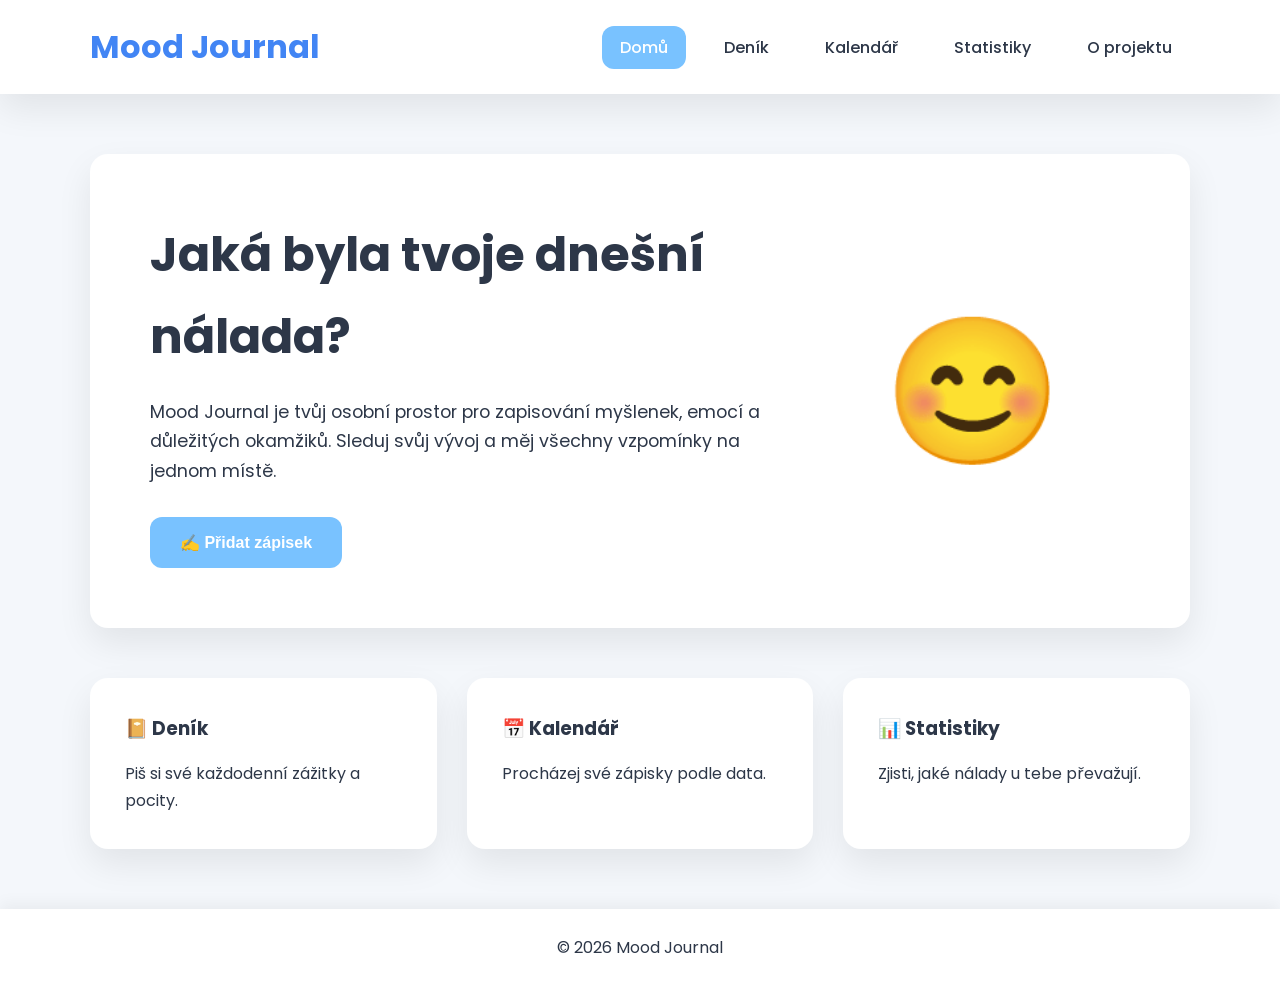
<file: public/index.html>
<!DOCTYPE html>
<html lang="cs">

<head>

    <meta charset="UTF-8">

    <meta name="viewport" content="width=device-width, initial-scale=1.0">

    <title>Mood Journal | Domů</title>

    <link rel="preconnect" href="https://fonts.googleapis.com">

    <link rel="preconnect" href="https://fonts.gstatic.com" crossorigin>

    <link href="https://fonts.googleapis.com/css2?family=Poppins:wght@300;400;500;600;700&display=swap" rel="stylesheet">

    <link id="theme-style" rel="stylesheet" href="css/style-light.css">

</head>

<body>

<header class="site-header">

<div class="container">

<h1>Mood Journal</h1>

<nav>

<ul class="nav-menu">

<li><a class="active" href="index.html">Domů</a></li>

<li><a href="journal.html">Deník</a></li>

<li><a href="calendar.html">Kalendář</a></li>

<li><a href="statistics.html">Statistiky</a></li>

<li><a href="about.html">O projektu</a></li>

</ul>

</nav>

</div>

</header>

<main class="container">

<section class="hero">

<div class="hero-text">

<h2>Jaká byla tvoje dnešní nálada?</h2>

<p>

Mood Journal je tvůj osobní prostor pro zapisování myšlenek,
emocí a důležitých okamžiků. Sleduj svůj vývoj a měj všechny
vzpomínky na jednom místě.

</p>

<a href="journal.html">

<button>✍️ Přidat zápisek</button>

</a>

</div>

<div class="hero-emoji">

😊

</div>

</section>

<section class="features">

<div class="card">

<h3>📔 Deník</h3>

<p>

Piš si své každodenní zážitky a pocity.

</p>

</div>

<div class="card">

<h3>📅 Kalendář</h3>

<p>

Procházej své zápisky podle data.

</p>

</div>

<div class="card">

<h3>📊 Statistiky</h3>

<p>

Zjisti, jaké nálady u tebe převažují.

</p>

</div>

</section>

</main>

<footer class="site-footer">

<div class="container">

<p>&copy; 2026 Mood Journal</p>

</div>

</footer>

<script type="module" src="js/app.js"></script>

</body>

</html>
</file>
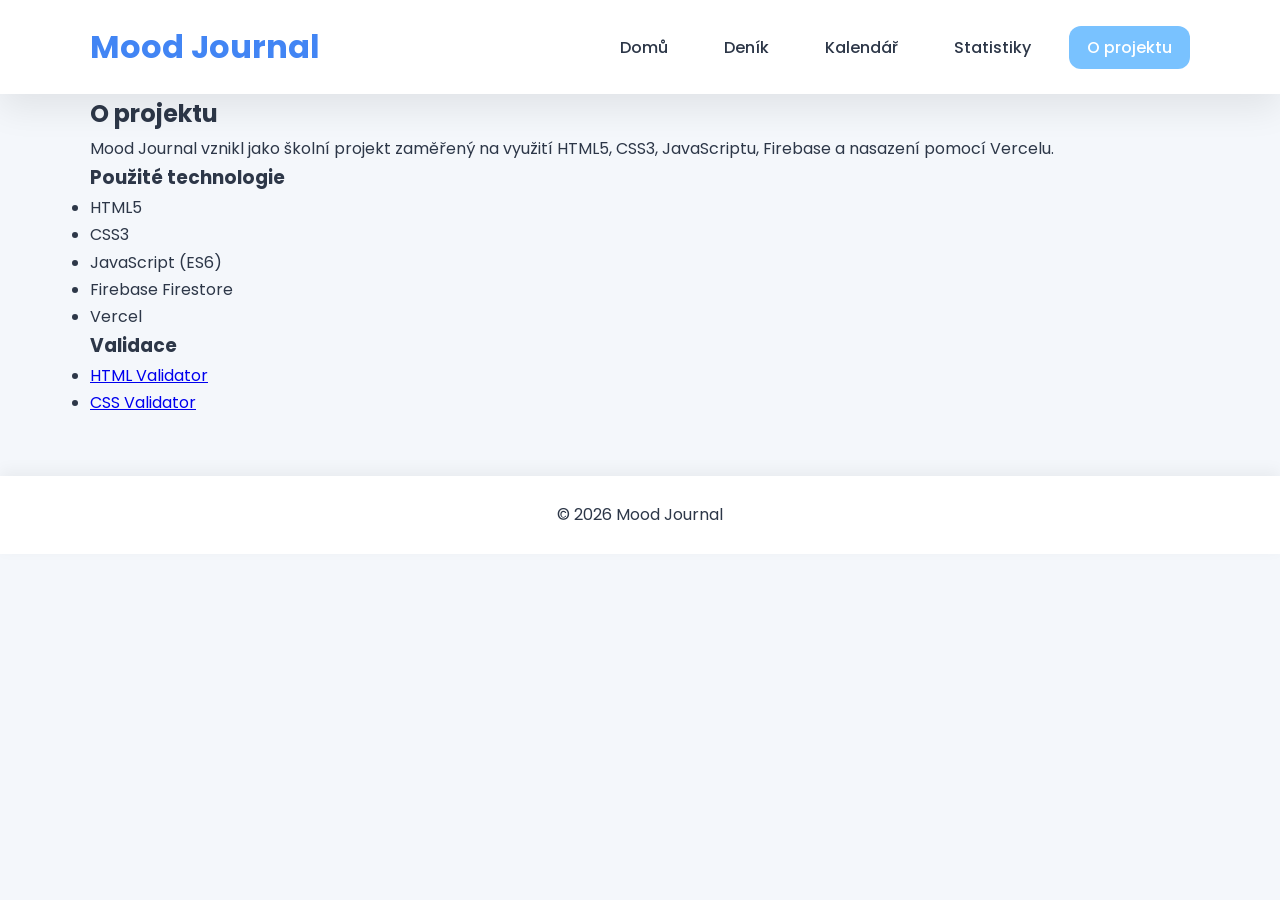
<file: public/about.html>
<!DOCTYPE html>
<html lang="cs">
<head>
    <meta charset="UTF-8">
    <meta name="viewport" content="width=device-width, initial-scale=1.0">
    <title>Mood Journal | O projektu</title>

    <link id="theme-style" rel="stylesheet" href="css/style-light.css">
    <link rel="preconnect" href="https://fonts.googleapis.com">
    <link rel="preconnect" href="https://fonts.gstatic.com" crossorigin>
    <link href="https://fonts.googleapis.com/css2?family=Poppins:wght@300;400;500;600;700&display=swap" rel="stylesheet">
</head>

<body>

    <header class="site-header">
        <div class="container">

            <h1>Mood Journal</h1>

            <nav>
                <ul class="nav-menu">
                    <li><a href="index.html">Domů</a></li>

                    <li><a href="journal.html">Deník</a></li>

                    <li><a href="calendar.html">Kalendář</a></li>

                    <li><a href="statistics.html">Statistiky</a></li>

                    <li><a class="active" href="about.html">O projektu</a></li>
                </ul>
            </nav>

        </div>
    </header>

    <main class="container">

        <section>
            <h2>O projektu</h2>

            <p>
                Mood Journal vznikl jako školní projekt zaměřený na využití HTML5,
                CSS3, JavaScriptu, Firebase a nasazení pomocí Vercelu.
            </p>

            <h3>Použité technologie</h3>

            <ul>
                <li>HTML5</li>
                <li>CSS3</li>
                <li>JavaScript (ES6)</li>
                <li>Firebase Firestore</li>
                <li>Vercel</li>
            </ul>

            <h3>Validace</h3>

            <ul>
                <li>
                    <a href="https://validator.w3.org/" target="_blank">
                        HTML Validator
                    </a>
                </li>

                <li>
                    <a href="https://jigsaw.w3.org/css-validator/" target="_blank">
                        CSS Validator
                    </a>
                </li>
            </ul>

        </section>

    </main>

    <footer class="site-footer">
        <div class="container">
            <p>&copy; 2026 Mood Journal</p>
        </div>
    </footer>

</body>
</html>
</file>
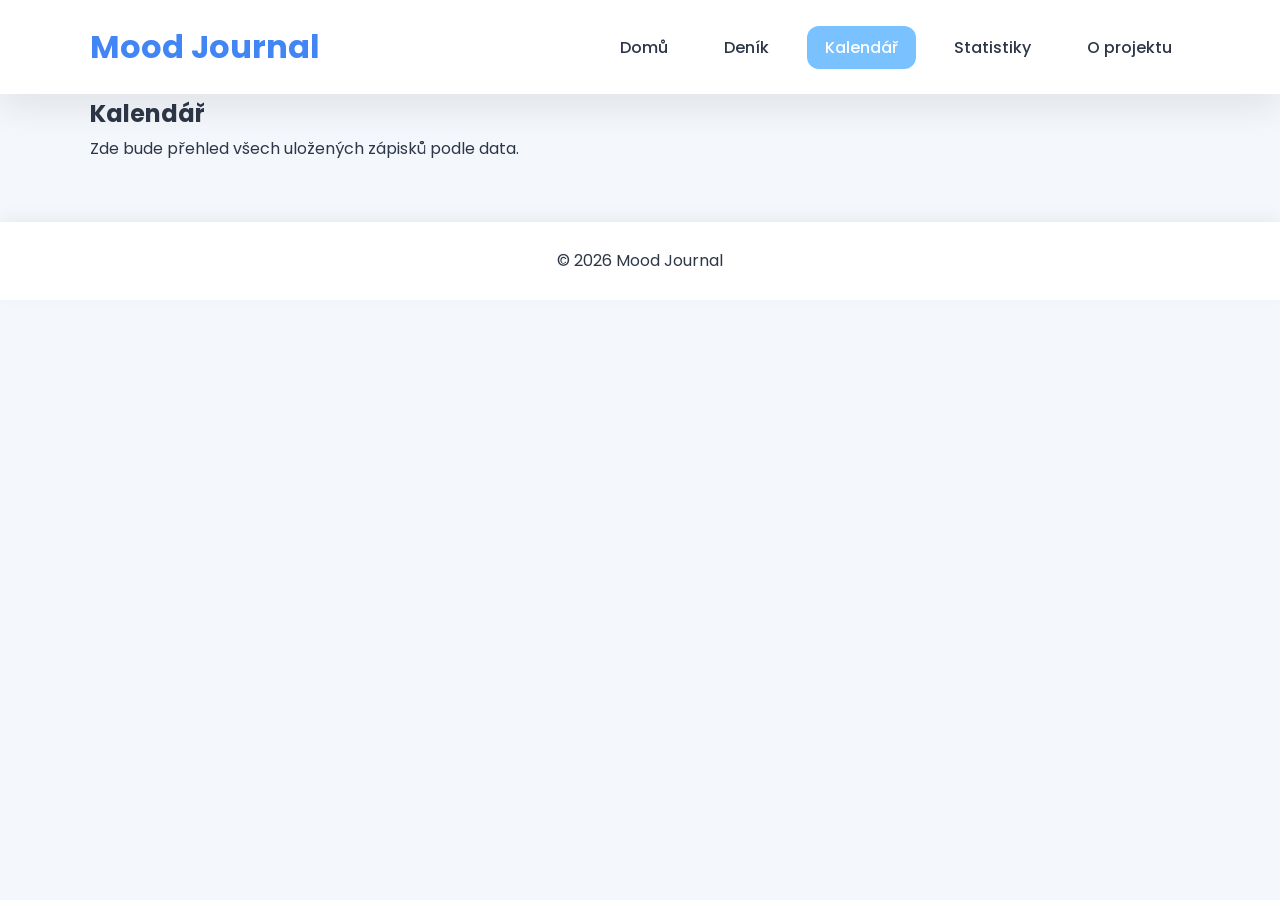
<file: public/calendar.html>
<!DOCTYPE html>
<html lang="cs">
<head>
    <meta charset="UTF-8">
    <meta name="viewport" content="width=device-width, initial-scale=1.0">
    <title>Mood Journal | Kalendář</title>

    <link id="theme-style" rel="stylesheet" href="css/style-light.css">
    <link rel="preconnect" href="https://fonts.googleapis.com">
    <link rel="preconnect" href="https://fonts.gstatic.com" crossorigin>
    <link href="https://fonts.googleapis.com/css2?family=Poppins:wght@300;400;500;600;700&display=swap" rel="stylesheet">
</head>

<body>

    <header class="site-header">
        <div class="container">

            <h1>Mood Journal</h1>

            <nav>
                <ul class="nav-menu">
                    <li><a href="index.html">Domů</a></li>

                    <li><a href="journal.html">Deník</a></li>

                    <li><a class="active" href="calendar.html">Kalendář</a></li>

                    <li><a href="statistics.html">Statistiky</a></li>

                    <li><a href="about.html">O projektu</a></li>
                </ul>
            </nav>

        </div>
    </header>

    <main class="container">

        <section>
            <h2>Kalendář</h2>

            <p>Zde bude přehled všech uložených zápisků podle data.</p>

        </section>

    </main>

    <footer class="site-footer">
        <div class="container">
            <p>&copy; 2026 Mood Journal</p>
        </div>
    </footer>

    <script type="module" src="js/calendar.js"></script>

</body>
</html>
</file>
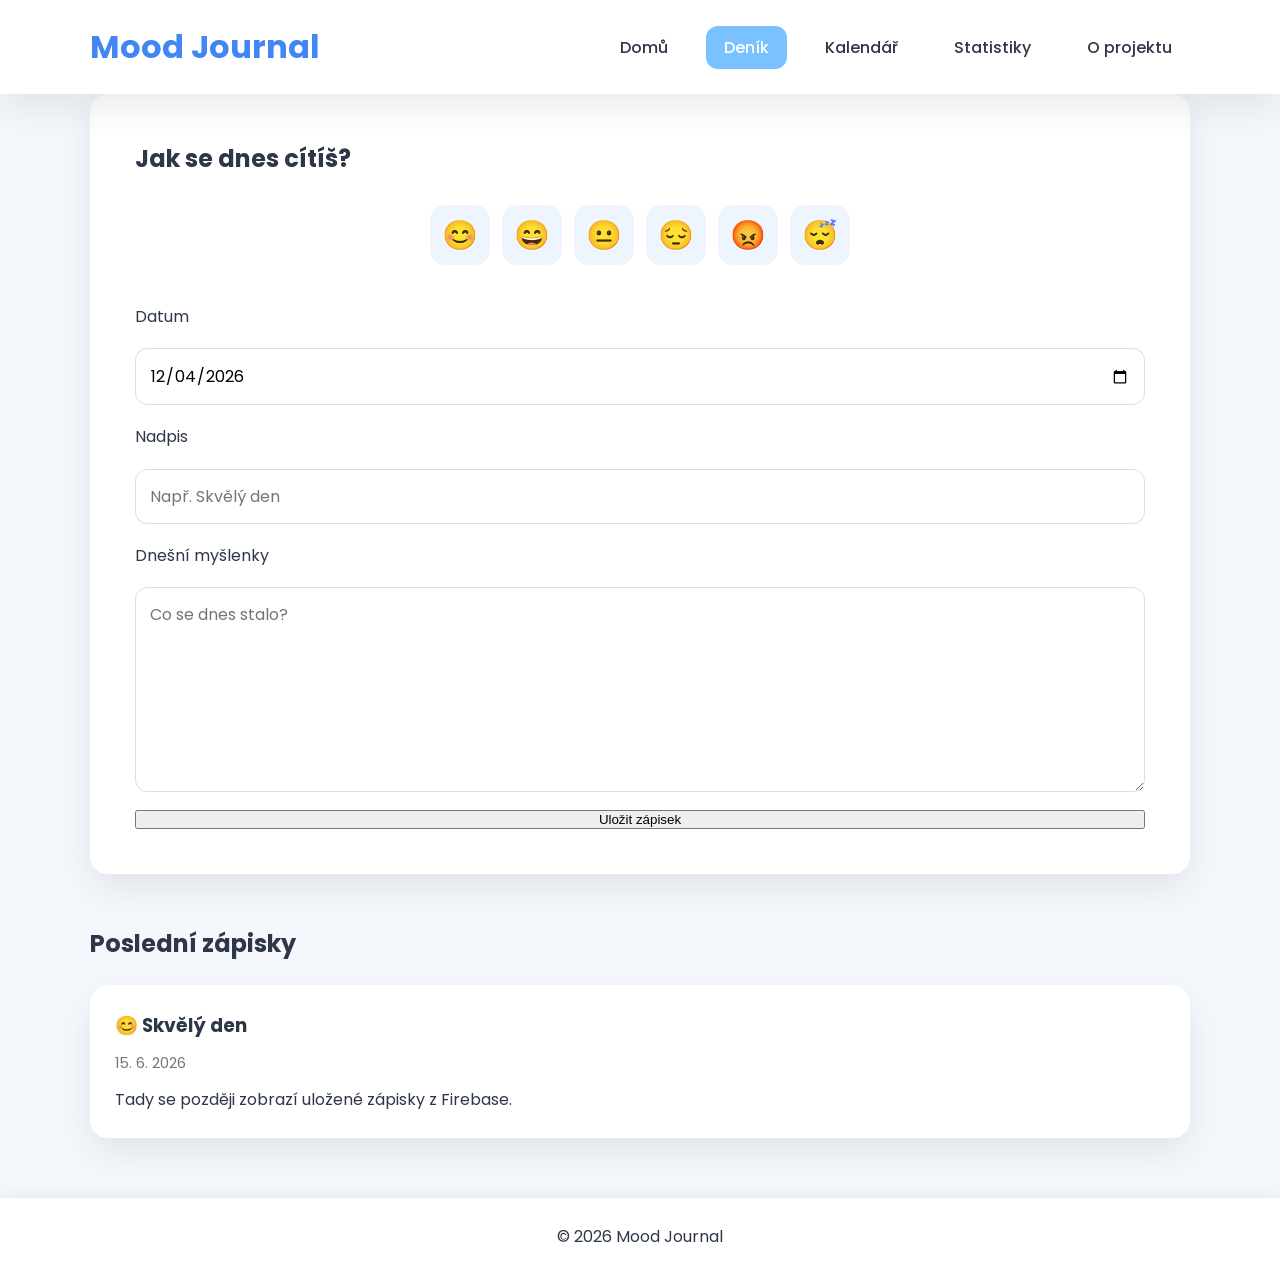
<file: public/journal.html>
<!DOCTYPE html>
<html lang="cs">

<head>
    <meta charset="UTF-8">
    <meta name="viewport" content="width=device-width, initial-scale=1.0">
    <title>Mood Journal | Deník</title>

    <link rel="preconnect" href="https://fonts.googleapis.com">
    <link rel="preconnect" href="https://fonts.gstatic.com" crossorigin>
    <link href="https://fonts.googleapis.com/css2?family=Poppins:wght@300;400;500;600;700&display=swap" rel="stylesheet">

    <link id="theme-style" rel="stylesheet" href="css/style-light.css">
</head>

<body>

<header class="site-header">

    <div class="container">

        <h1>Mood Journal</h1>

        <nav>
            <ul class="nav-menu">
                <li><a href="index.html">Domů</a></li>
                <li><a class="active" href="journal.html">Deník</a></li>
                <li><a href="calendar.html">Kalendář</a></li>
                <li><a href="statistics.html">Statistiky</a></li>
                <li><a href="about.html">O projektu</a></li>
            </ul>
        </nav>

    </div>

</header>

<main class="container">

<section class="journal-page">

<h2>Jak se dnes cítíš?</h2>

<form id="journalForm">

<div class="mood-selector">

<button type="button" class="mood-btn">😊</button>
<button type="button" class="mood-btn">😄</button>
<button type="button" class="mood-btn">😐</button>
<button type="button" class="mood-btn">😔</button>
<button type="button" class="mood-btn">😡</button>
<button type="button" class="mood-btn">😴</button>

</div>

<input type="hidden" id="selectedMood" required>

<label for="date">Datum</label>

<input
type="date"
id="date"
required>

<label for="title">Nadpis</label>

<input
type="text"
id="title"
placeholder="Např. Skvělý den"
required>

<label for="entry">

Dnešní myšlenky

</label>

<textarea
id="entry"
rows="7"
placeholder="Co se dnes stalo?"
required></textarea>

<button type="submit">

Uložit zápisek

</button>

</form>

</section>

<section class="entries">

<h2>Poslední zápisky</h2>

<div id="entriesContainer">

<div class="entry-card">

<h3>😊 Skvělý den</h3>

<p class="entry-date">

15. 6. 2026

</p>

<p>

Tady se později zobrazí uložené zápisky z Firebase.

</p>

</div>

</div>

</section>

</main>

<footer class="site-footer">

<div class="container">

<p>&copy; 2026 Mood Journal</p>

</div>

</footer>

<script type="module" src="js/journal.js"></script>

</body>

</html>
</file>
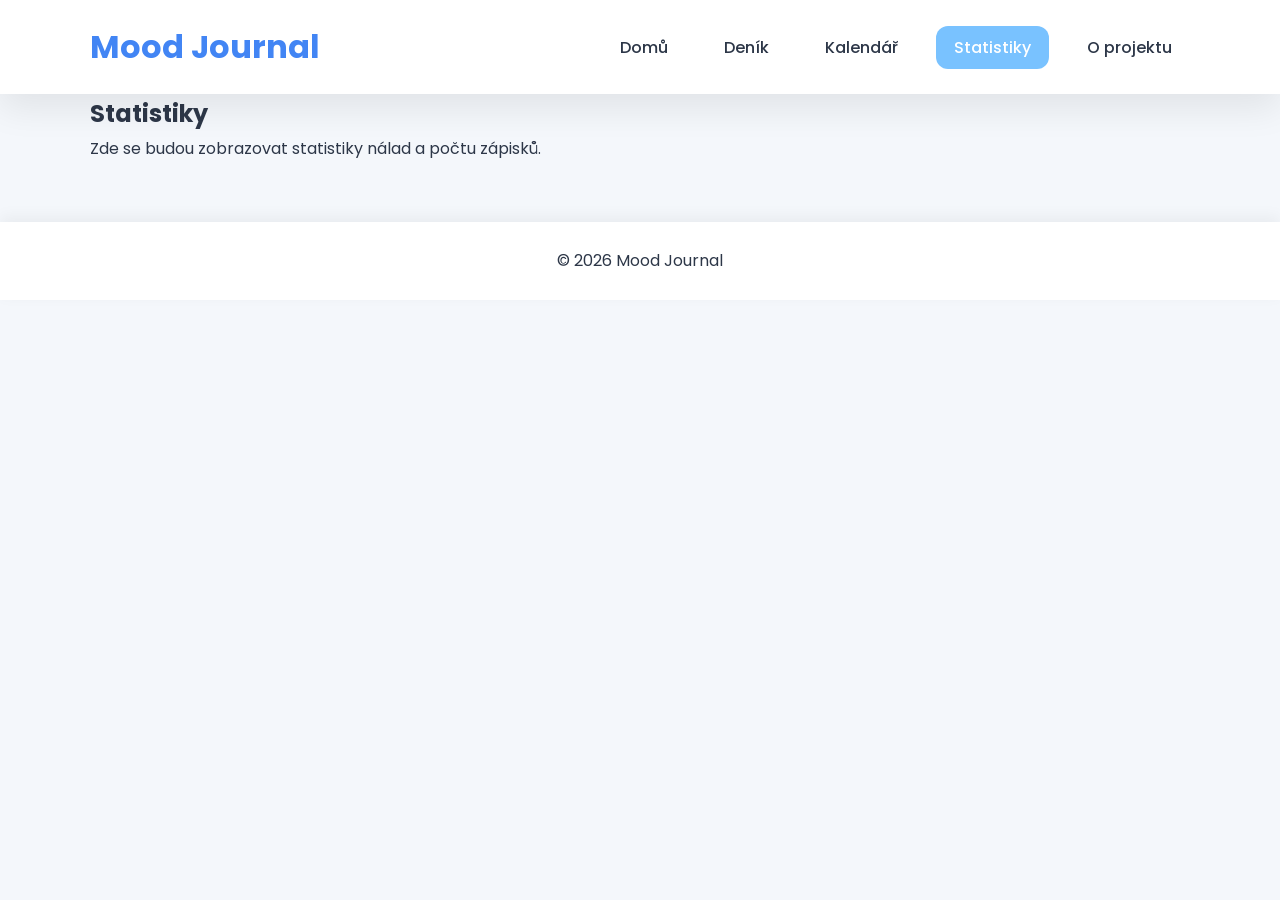
<file: public/statistics.html>
<!DOCTYPE html>
<html lang="cs">
<head>
    <meta charset="UTF-8">
    <meta name="viewport" content="width=device-width, initial-scale=1.0">
    <title>Mood Journal | Statistiky</title>

    <link id="theme-style" rel="stylesheet" href="css/style-light.css">
    <link rel="preconnect" href="https://fonts.googleapis.com">
    <link rel="preconnect" href="https://fonts.gstatic.com" crossorigin>
    <link href="https://fonts.googleapis.com/css2?family=Poppins:wght@300;400;500;600;700&display=swap" rel="stylesheet">
</head>

<body>

    <header class="site-header">
        <div class="container">

            <h1>Mood Journal</h1>

            <nav>
                <ul class="nav-menu">
                    <li><a href="index.html">Domů</a></li>

                    <li><a href="journal.html">Deník</a></li>

                    <li><a href="calendar.html">Kalendář</a></li>

                    <li><a class="active" href="statistics.html">Statistiky</a></li>

                    <li><a href="about.html">O projektu</a></li>
                </ul>
            </nav>

        </div>
    </header>

    <main class="container">

        <section>
            <h2>Statistiky</h2>

            <p>Zde se budou zobrazovat statistiky nálad a počtu zápisků.</p>

        </section>

    </main>

    <footer class="site-footer">
        <div class="container">
            <p>&copy; 2026 Mood Journal</p>
        </div>
    </footer>

    <script type="module" src="js/statistics.js"></script>

</body>
</html>
</file>
<file: public/css/style-light.css>
:root{

--background:#f4f7fb;
--surface:#ffffff;
--primary:#79c2ff;
--secondary:#d7f3ff;
--text:#2d3748;
--shadow:0 15px 35px rgba(0,0,0,.08);
--radius:18px;

}

*{

margin:0;
padding:0;
box-sizing:border-box;

}

body{

font-family:"Poppins",sans-serif;
background:var(--background);
color:var(--text);
line-height:1.7;

}

.container{

width:min(1100px,90%);
margin:auto;

}

.site-header{

background:white;
box-shadow:var(--shadow);
position:sticky;
top:0;
z-index:100;

}

.site-header .container{

display:flex;
justify-content:space-between;
align-items:center;
padding:20px 0;

}

.site-header h1{

color:#4285f4;
font-size:2rem;

}

.nav-menu{

display:flex;
gap:20px;
list-style:none;

}

.nav-menu a{

text-decoration:none;
color:var(--text);
font-weight:500;
padding:10px 18px;
border-radius:12px;
transition:.3s;

}

.nav-menu a:hover{

background:var(--secondary);

}

.active{

background:var(--primary);
color:white !important;

}

.hero{

display:grid;
grid-template-columns:2fr 1fr;
gap:40px;
align-items:center;
margin-top:60px;
background:white;
padding:60px;
border-radius:var(--radius);
box-shadow:var(--shadow);

}

.hero h2{

font-size:3rem;
margin-bottom:20px;

}

.hero p{

font-size:1.1rem;
margin-bottom:30px;

}

.hero button{

background:var(--primary);
color:white;
border:none;
padding:16px 30px;
border-radius:12px;
font-size:1rem;
font-weight:600;
cursor:pointer;
transition:.3s;

}

.hero button:hover{

transform:translateY(-4px);

}

.hero-emoji{

font-size:9rem;
text-align:center;

}

.features{

display:grid;
grid-template-columns:repeat(3,1fr);
gap:30px;
margin-top:50px;

}

.card{

background:white;
padding:35px;
border-radius:var(--radius);
box-shadow:var(--shadow);
transition:.3s;

}

.card:hover{

transform:translateY(-8px);

}

.card h3{

margin-bottom:15px;

}

.site-footer{

margin-top:60px;
background:white;
padding:25px;
text-align:center;
box-shadow:0 -5px 15px rgba(0,0,0,.05);

}

@media(max-width:900px){

.hero{

grid-template-columns:1fr;
text-align:center;

}

.features{

grid-template-columns:1fr;

}

.site-header .container{

flex-direction:column;

}

.nav-menu{

margin-top:20px;
flex-wrap:wrap;
justify-content:center;

}

.hero h2{

font-size:2.2rem;

}

.hero-emoji{

font-size:6rem;

}

}
/* ---------- JOURNAL ---------- */

.journal-page{

background:white;

padding:45px;

border-radius:18px;

box-shadow:var(--shadow);

}

.journal-page h2{

margin-bottom:25px;

}

#journalForm{

display:flex;

flex-direction:column;

gap:18px;

}

.mood-selector{

display:flex;

justify-content:center;

gap:12px;

margin-bottom:20px;

}

.mood-btn{

width:60px;

height:60px;

font-size:1.8rem;

border:none;

background:#eef5ff;

border-radius:15px;

cursor:pointer;

transition:.3s;

}

.mood-btn:hover{

transform:scale(1.1);

background:#cde9ff;

}

input,

textarea{

padding:14px;

border:1px solid #ddd;

border-radius:12px;

font-family:Poppins,sans-serif;

font-size:1rem;

}

textarea{

resize:vertical;

min-height:160px;

}

.entries{

margin-top:50px;

}

.entry-card{

background:white;

padding:25px;

margin-top:20px;

border-radius:18px;

box-shadow:var(--shadow);

}

.entry-date{

font-size:.9rem;

color:#777;

margin:10px 0;

}
.selected{

background:var(--primary) !important;

color:white;

transform:scale(1.15);

box-shadow:0 10px 20px rgba(0,0,0,.15);

}
</file>
